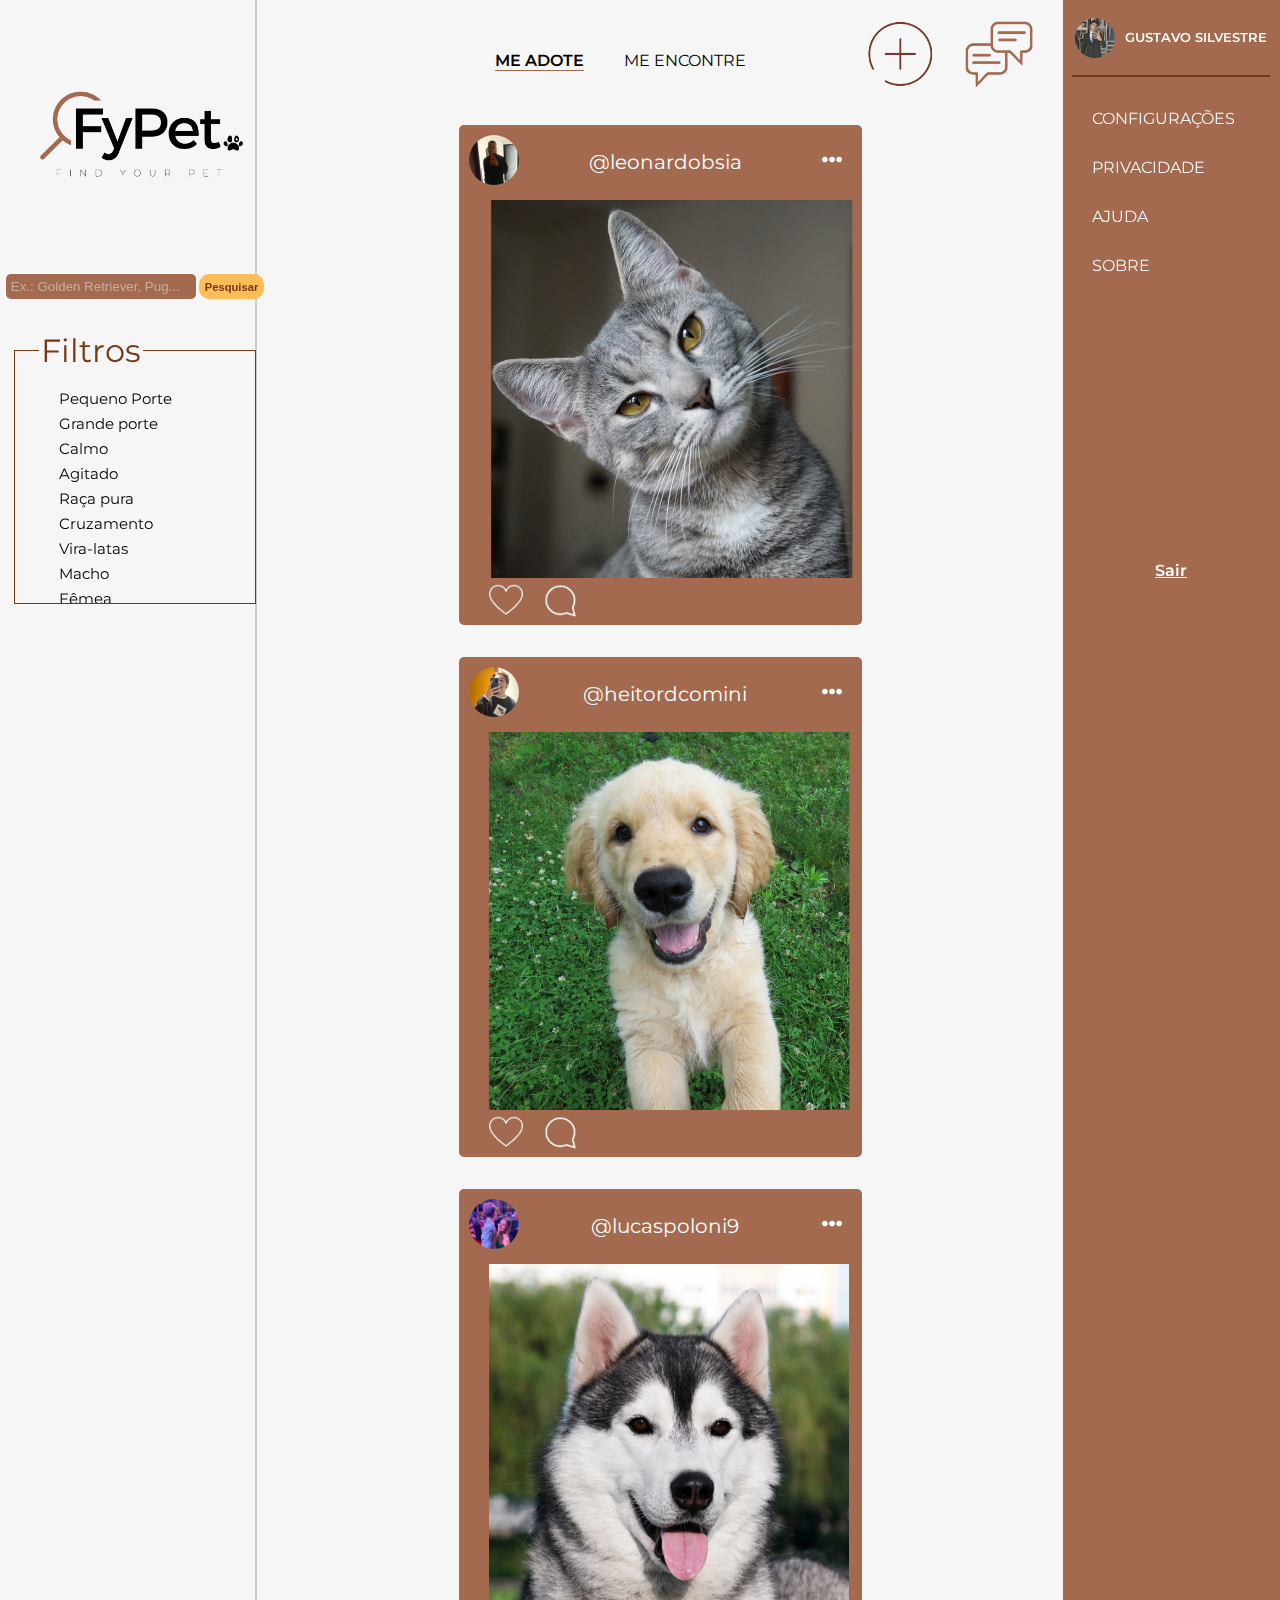
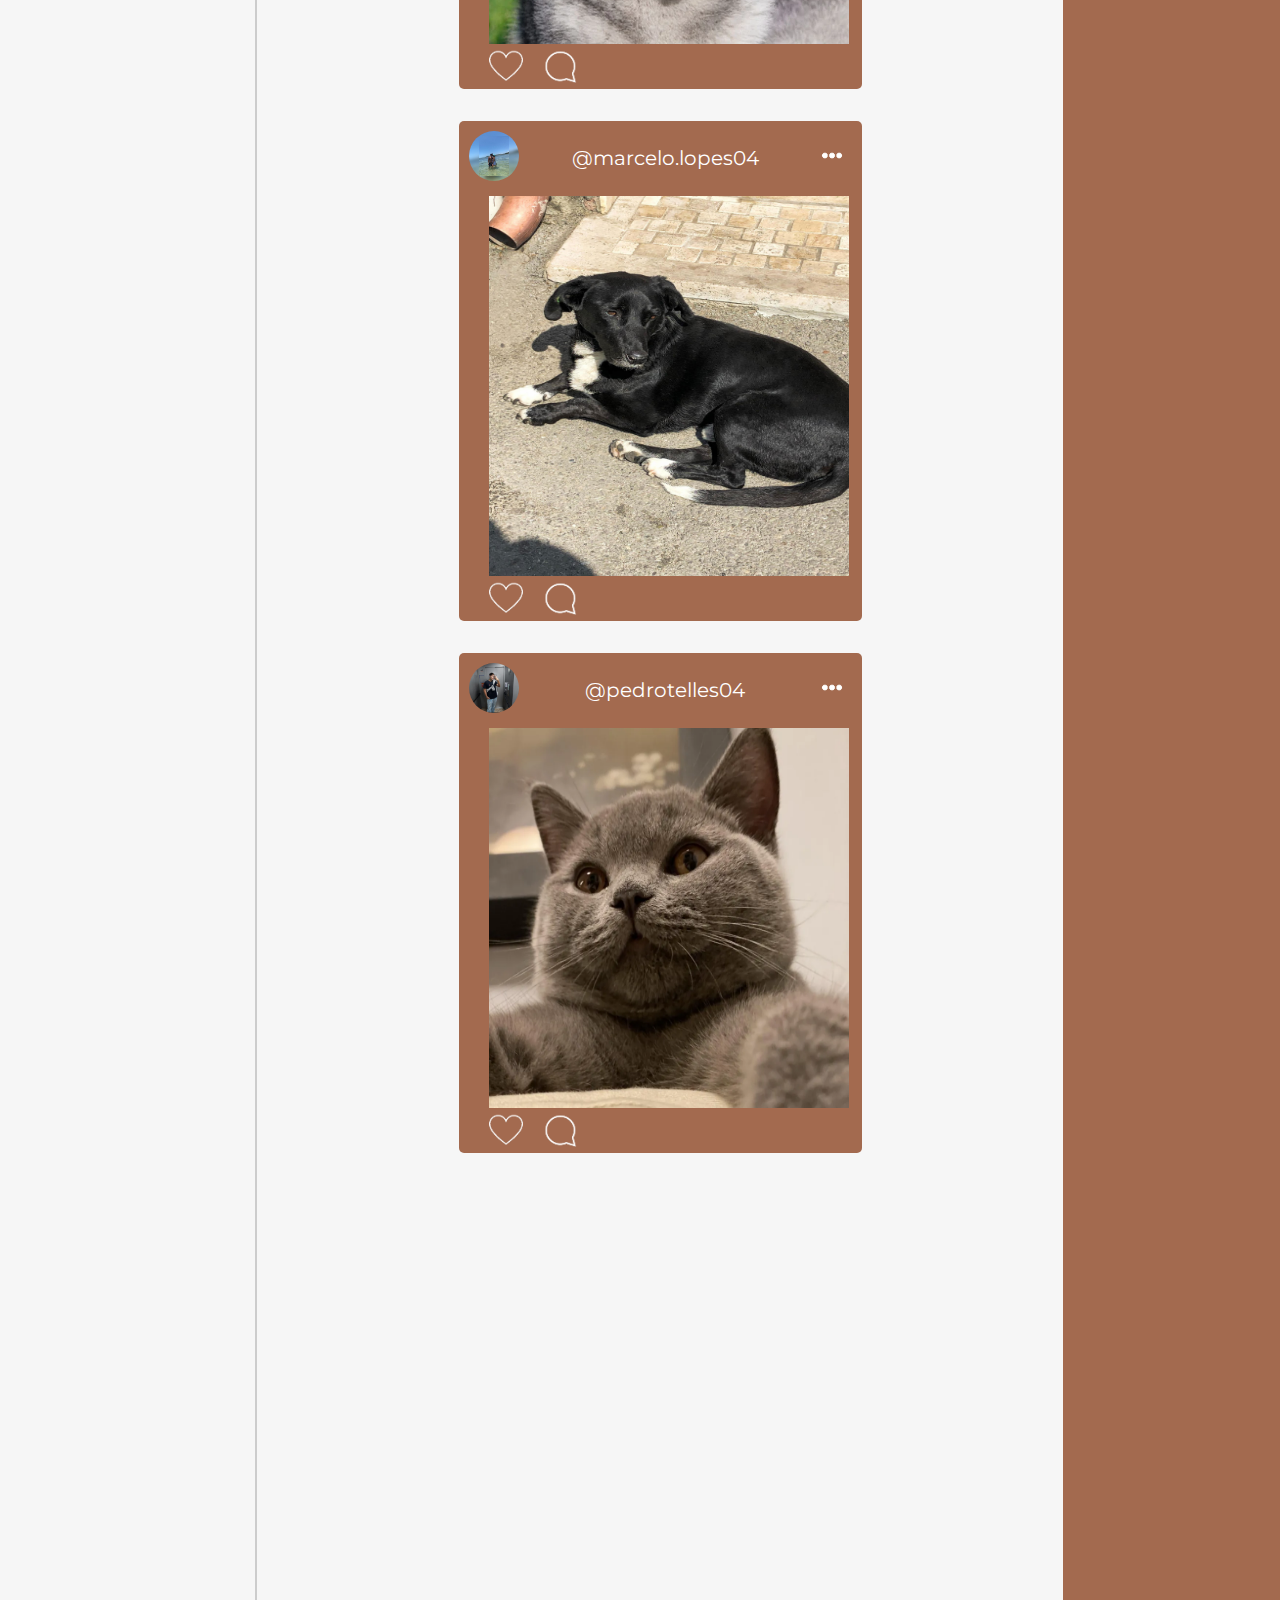
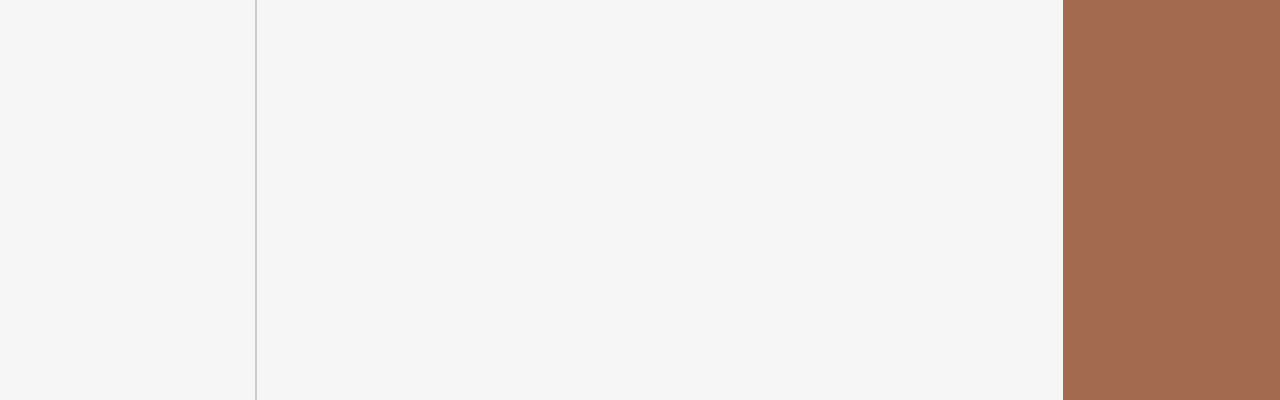
<file: Feed-MeAdote/site/index.html>
<!DOCTYPE html>
<html lang="pt-BR">

<head>
    <meta charset="UTF-8">
    <meta name="viewport" content="width=device-width, initial-scale=1.0">
    <title>FyPet - Me adote</title>
    <link rel="stylesheet" href="style.css">
    <link rel="preconnect" href="https://fonts.googleapis.com">
    <link rel="preconnect" href="https://fonts.gstatic.com" crossorigin>
    <link href="https://fonts.googleapis.com/css2?family=Montserrat:wght@400;600&display=swap" rel="stylesheet">
</head>

<body>

    <div class="all">
        <nav class="logo_field">
            <div class="fixed">
                <img src="../photos/LOGO FYPET SEM FUNDO.png" alt="logo" class="logo">
                <form action="get" class="search">
                    <input type="text" class="search_bar" id="search" name="search"
                        placeholder="Ex.: Golden Retriever, Pug..." autocomplete="off">
                    <input type="submit" value="Pesquisar" name="Pesquisar" class="search_bar__button" class="submit">
                </form>

                <form action="get">
                    <fieldset class="filters">
                        <legend class="legend">Filtros</legend>
                        <input type="checkbox" id="small" class="css-checkbox" name="small"><label for="small"
                            class="css-label">Pequeno Porte</label>
                        <input type="checkbox" id="big" class="css-checkbox" name="big"><label for="big"
                            class="css-label">Grande porte</label>
                        <input type="checkbox" id="calm" class="css-checkbox" name="calm"><label for="calm"
                            class="css-label">Calmo</label>
                        <input type="checkbox" id="funny" class="css-checkbox" name="funny"><label for="funny"
                            class="css-label">Agitado</label>
                        <input type="checkbox" id="pureRace" class="css-checkbox" name="pureEace"><label for="pureRace"
                            class="css-label">Raça pura</label>
                        <input type="checkbox" id="mixRace" class="css-checkbox" name="mixRace"><label for="mixRace"
                            class="css-label">Cruzamento</label>
                        <input type="checkbox" id="noRace" class="css-checkbox" name="noRace"><label for="noRace"
                            class="css-label">Vira-latas</label>
                        <input type="checkbox" id="male" class="css-checkbox" name="male"><label for="male"
                            class="css-label">Macho</label>
                        <input type="checkbox" id="female" class="css-checkbox" name="female"><label for="female"
                            class="css-label">Fêmea</label>
                        <input type="checkbox" id="newBorn" class="css-checkbox" name="newBorn"><label for="newBorn"
                            class="css-label">Recém-nascido</label>
                        <input type="checkbox" id="baby" class="css-checkbox" name="baby"><label for="baby"
                            class="css-label">1-5 anos</label>
                        <input type="checkbox" id="adult" class="css-checkbox" name="adult"><label for="adult"
                            class="css-label">6 ou mais anos</label>
                    </fieldset>
            </div>
            </form>
        </nav>

        <section class="feed">
            <div class="photos">
                <div class="text">
                    <p><a href="#" class="adopt">Me adote</a></p>
                    <p><a href="../../Feed-MeEncontre/site/index.html" class="find">Me encontre</a></p>
                </div>
                <a href="#"><img src="../photos/add.png" alt="add" class="img"></a>
                <a href="../../chat/index_leo.html"><img src="../photos/chat.png" alt="chat" class="img"></a>
            </div>
            
            <div class="feed__content">
                <div class="feed__perfil">
                    <a href="#"><img src="../photos/leo.png" alt="perfil_feed"></a>
                    <a href="#"><p>@LeonardoBSia</p></a>
                    <a href="#"><img src="../photos/tres  pontos.png" alt="three points"></a>
                </div>
                <div class="feed__photo">
                    <img src="../photos/gato.png" alt="cat">
                </div>
                <div class="feed__footer">
                    <a href="#"><img src="../photos/coracao.png" alt="like"></a>
                    <a href="../../chat/index_leo.html"><img src="../photos/comentario.png" alt="comment"></a>
                </div>
            </div>


            <div class="feed__content">
                <div class="feed__perfil">
                    <a href="#"><img src="../photos/heitor.png" alt="perfil_feed"></a>
                    <a href="#"><p>@HeitorDComini</p></a>
                    <a href="#"><img src="../photos/tres  pontos.png" alt="three points"></a>
                </div>
                <div class="feed__photo2">
                    <img src="../photos/cachorro.png" alt="animal">
                </div>

                <div class="feed__footer">
                    <a href="#"><img src="../photos/coracao.png" alt="like"></a>
                    <a href="../../chat/index_heitor.html"><img src="../photos/comentario.png" alt="comment"></a>
                </div>
            </div>

            <div class="feed__content">
                <div class="feed__perfil">
                    <a href="#"><img src="../photos/poloni.png" alt="perfil_feed"></a>
                    <a href="#"><p>@LucasPoloni9</p></a>
                    <a href="#"><img src="../photos/tres  pontos.png" alt="three points"></a>
                </div>
                <div class="feed__photo3">
                    <img src="../photos/husky_siberian.png" alt="animal">
                </div>

                <div class="feed__footer">
                    <a href="#"><img src="../photos/coracao.png" alt="like"></a>
                    <a href="../../chat/index_poloni.html"><img src="../photos/comentario.png" alt="comment"></a>
                </div>
            </div>

            <div class="feed__content">
                <div class="feed__perfil">
                    <a href="#"><img src="../photos/marcelin.png" alt="perfil_feed"></a>
                    <a href="#"><p>@Marcelo.lopes04</p></a>
                    <a href="#"><img src="../photos/tres  pontos.png" alt="three points"></a>
                </div>
                <div class="feed__photo3">
                    <img src="../photos/cachorromarcelo.png" alt="animal">
                </div>

                <div class="feed__footer">
                    <a href="#"><img src="../photos/coracao.png" alt="like"></a>
                    <a href="../../chat/index_celin.html"><img src="../photos/comentario.png" alt="comment"></a>
                </div>
            </div>

            <div class="feed__content">
                <div class="feed__perfil">
                    <a href="#"><img src="../photos/pedro telles.png" alt="perfil_feed"></a>
                    <a href="#"><p>@PedroTelles04</p></a>
                    <a href="#"><img src="../photos/tres  pontos.png" alt="three points"></a>
                </div>
                <div class="feed__photo3">
                    <img src="../photos/gatofeed.png" alt="animal">
                </div>

                <div class="feed__footer">
                    <a href="#"><img src="../photos/coracao.png" alt="like"></a>
                    <a href="../../chat/index_pedro.html"><img src="../photos/comentario.png" alt="comment"></a>
                </div>
            </div>

        </section>

        <nav class="user">
            <div class="user__fixed">
                <div class="perfil">
                    <img src="../photos/perfil.jpg" alt="perfil">
                    <a href="#" class="link__perfil">Gustavo Silvestre</a>
                </div>
                <ul class="options">
                    <li class="select__options"><a href="#" class="link__options">Configurações</a></li>
                    <li class="select__options"><a href="#" class="link__options">Privacidade</a></li>
                    <li class="select__options"><a href="#" class="link__options">Ajuda</a></li>
                    <li class="select__options"><a href="#" class="link__options">Sobre</a></li>
                </ul>
                <a href="../../Cadastro/cadastro.html" class="exit">Sair</a>
            </div>

            
        </nav>
    </div>

    <script src="main.js"></script>
</body>

</html>
</file>
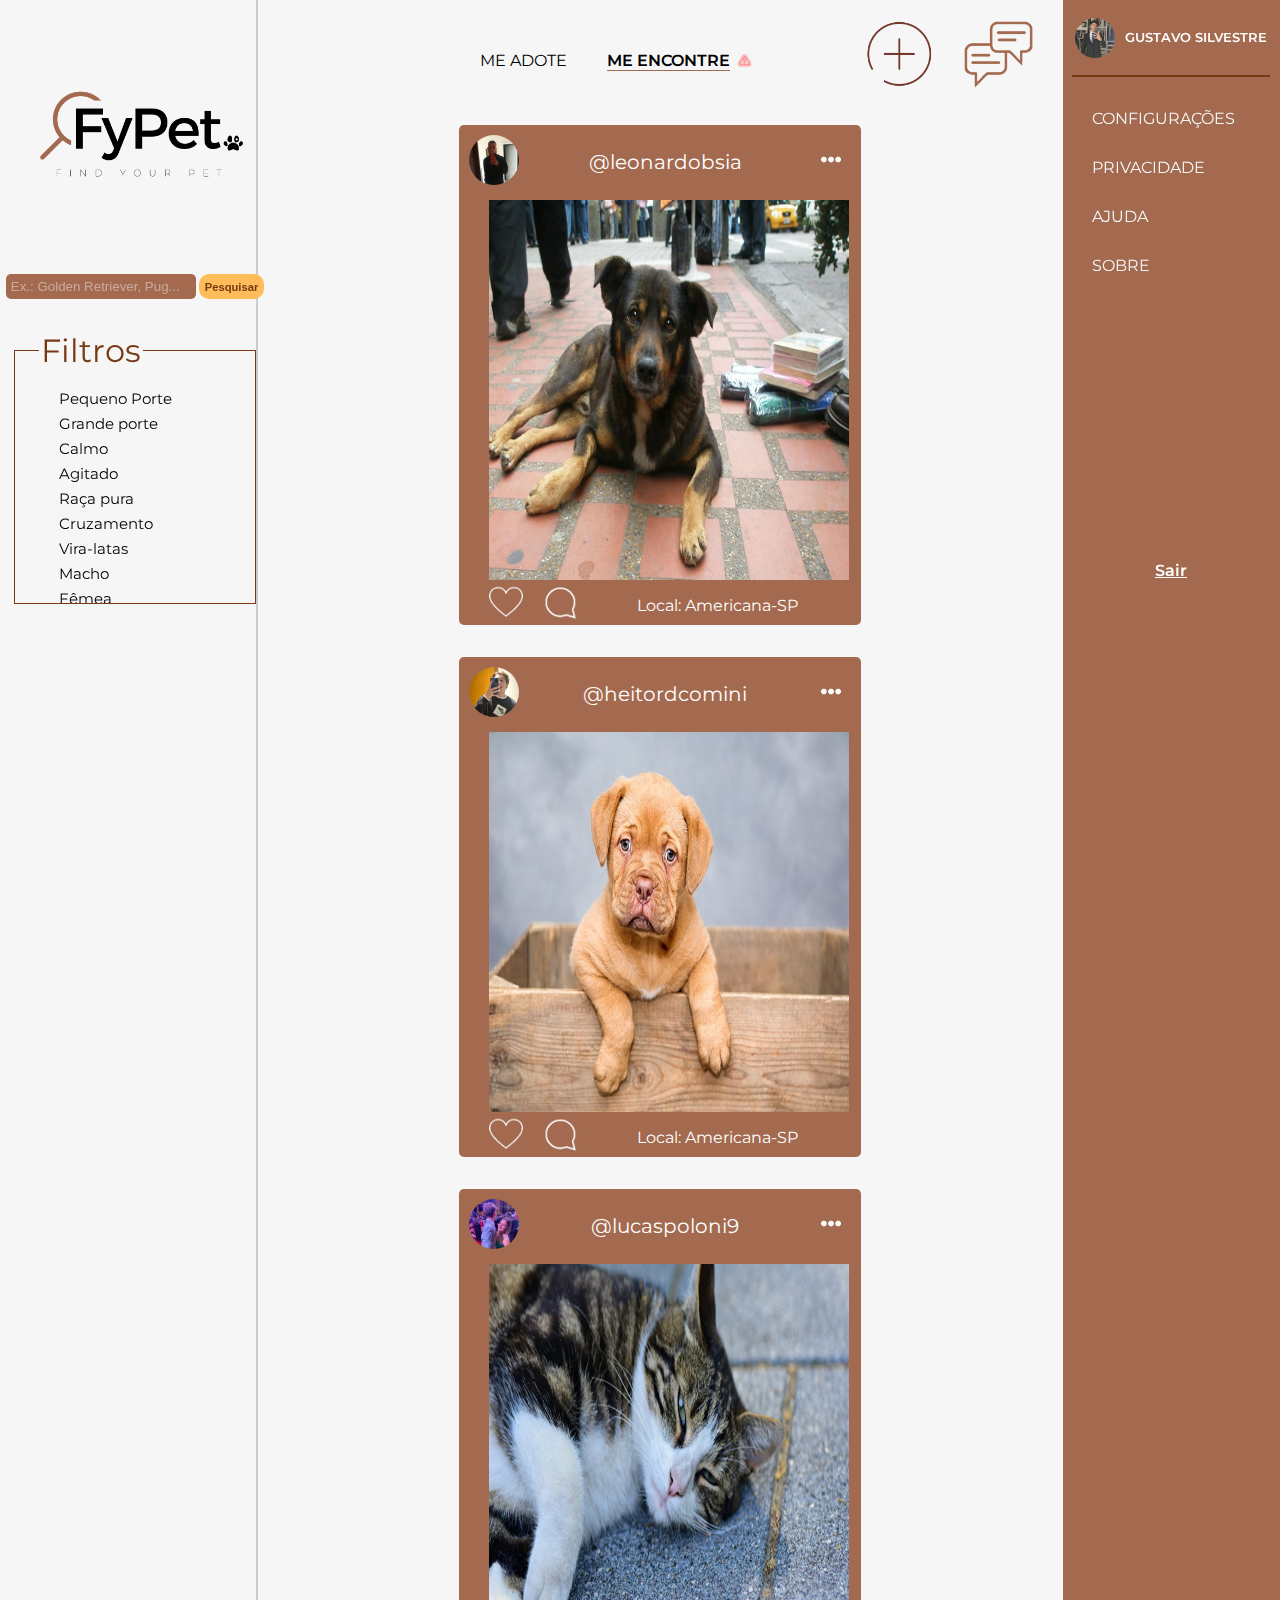
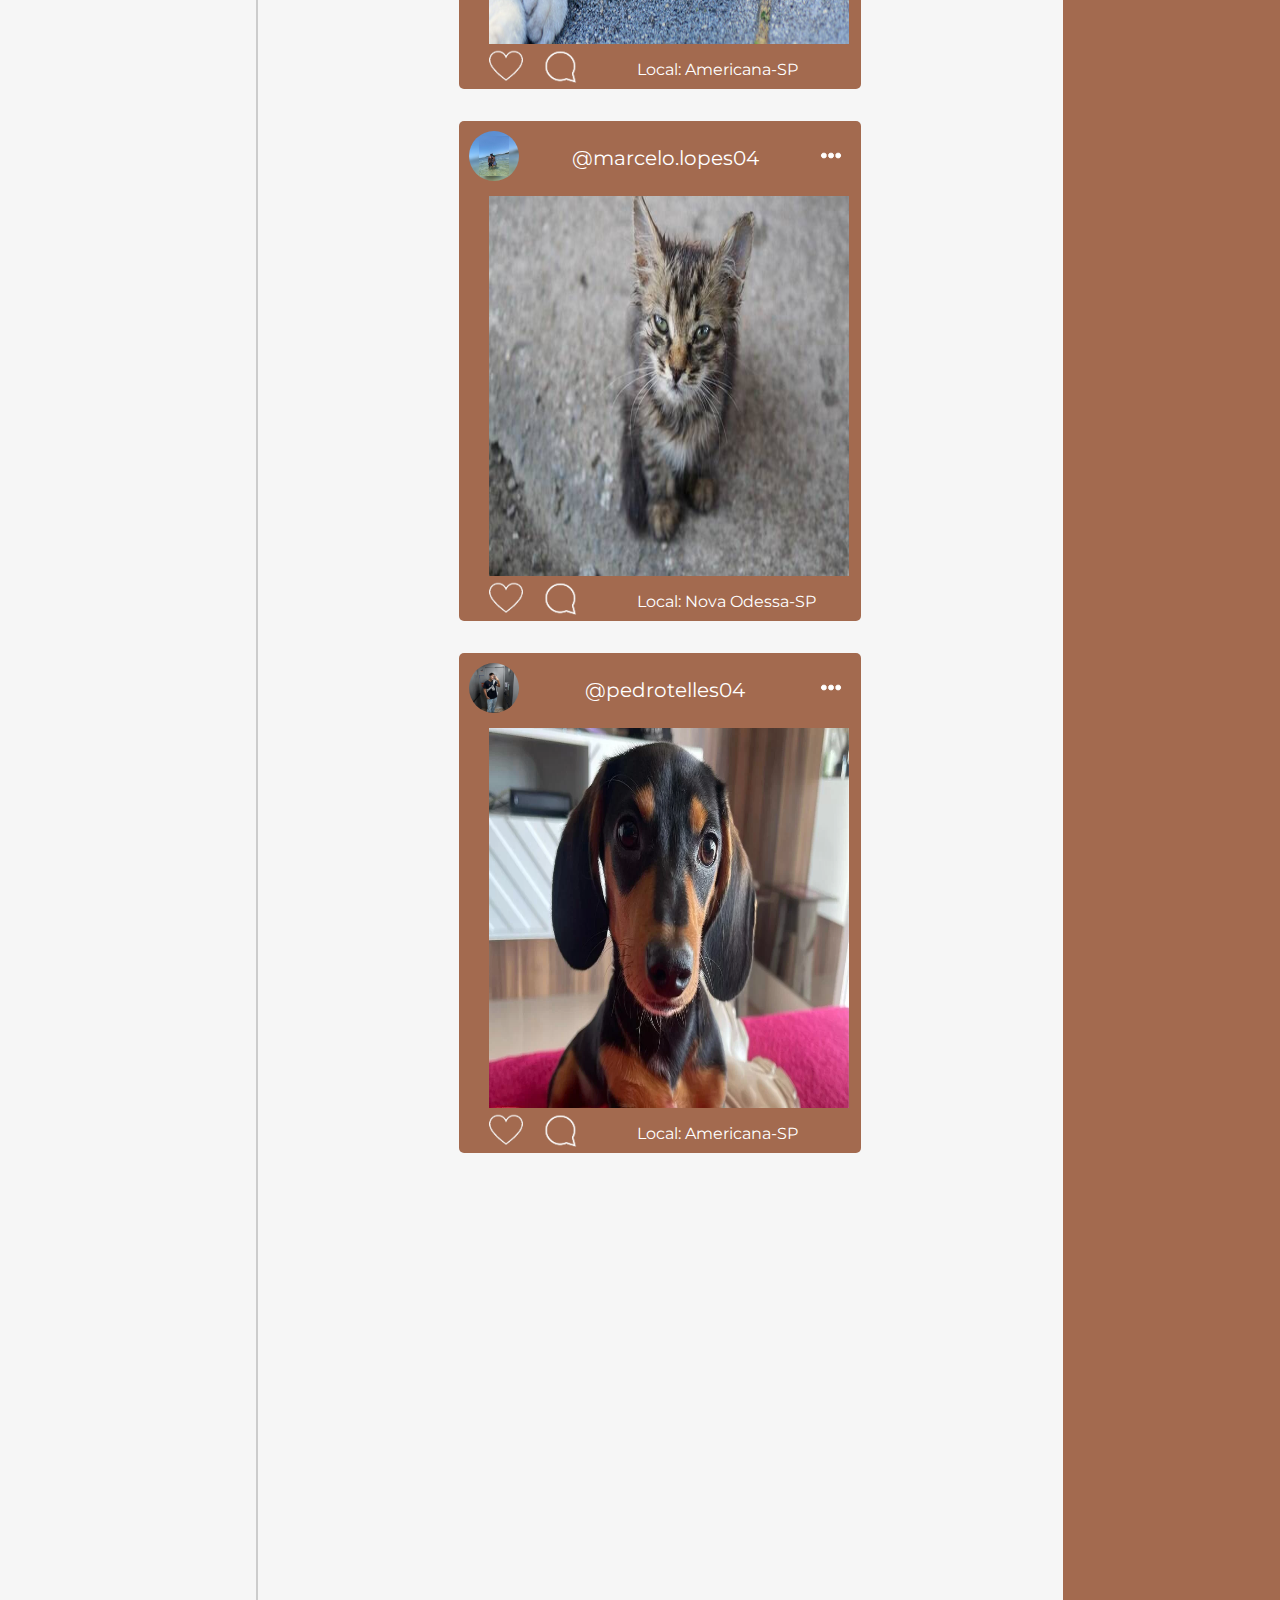
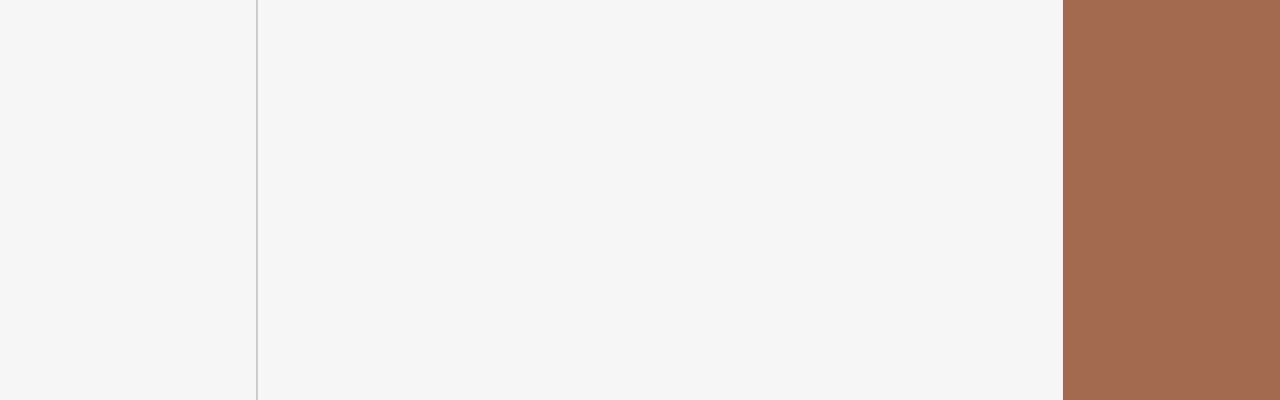
<file: Feed-MeEncontre/site/index.html>
<!DOCTYPE html>
<html lang="pt-BR">

<head>
    <meta charset="UTF-8">
    <meta name="viewport" content="width=device-width, initial-scale=1.0">
    <title>FyPet - Me encontre </title>
    <link rel="stylesheet" href="style.css">
    <link rel="preconnect" href="https://fonts.googleapis.com">
    <link rel="preconnect" href="https://fonts.gstatic.com" crossorigin>
    <link href="https://fonts.googleapis.com/css2?family=Montserrat:wght@400;600&display=swap" rel="stylesheet">
</head>

<body>

    <div class="all">
        <nav class="logo_field">
            <div class="fixed">
                <img src="../photos/LOGO FYPET SEM FUNDO.png" alt="logo" class="logo">
                <form action="get" class="search">
                    <input type="text" class="search_bar" id="search" name="search"
                        placeholder="Ex.: Golden Retriever, Pug..." autocomplete="off">
                    <input type="submit" value="Pesquisar" name="Pesquisar" class="search_bar__button" class="submit">
                </form>

                <form action="get">
                    <fieldset class="filters">
                        <legend class="legend">Filtros</legend>
                        <input type="checkbox" id="small" class="css-checkbox" name="small"><label for="small"
                            class="css-label">Pequeno Porte</label>
                        <input type="checkbox" id="big" class="css-checkbox" name="big"><label for="big"
                            class="css-label">Grande porte</label>
                        <input type="checkbox" id="calm" class="css-checkbox" name="calm"><label for="calm"
                            class="css-label">Calmo</label>
                        <input type="checkbox" id="funny" class="css-checkbox" name="funny"><label for="funny"
                            class="css-label">Agitado</label>
                        <input type="checkbox" id="pureRace" class="css-checkbox" name="pureEace"><label for="pureRace"
                            class="css-label">Raça pura</label>
                        <input type="checkbox" id="mixRace" class="css-checkbox" name="mixRace"><label for="mixRace"
                            class="css-label">Cruzamento</label>
                        <input type="checkbox" id="noRace" class="css-checkbox" name="noRace"><label for="noRace"
                            class="css-label">Vira-latas</label>
                        <input type="checkbox" id="male" class="css-checkbox" name="male"><label for="male"
                            class="css-label">Macho</label>
                        <input type="checkbox" id="female" class="css-checkbox" name="female"><label for="female"
                            class="css-label">Fêmea</label>
                        <input type="checkbox" id="newBorn" class="css-checkbox" name="newBorn"><label for="newBorn"
                            class="css-label">Recém-nascido</label>
                        <input type="checkbox" id="baby" class="css-checkbox" name="baby"><label for="baby"
                            class="css-label">1-5 anos</label>
                        <input type="checkbox" id="adult" class="css-checkbox" name="adult"><label for="adult"
                            class="css-label">6 ou mais anos</label>
                    </fieldset>
            </div>
            </form>
        </nav>

        <section class="feed">
            <div class="photos">
                <div class="text">
                    <p><a href="../../Feed-MeAdote/site/index.html" class="adopt">Me adote</a></p>
                    <p><a href="#" class="find">Me encontre</a></p>
                    <img src="../photos/aleart.png" alt="" class="img_find">
                </div>
                <a href="#"><img src="../photos/add.png" alt="add" class="img"></a>
                <a href="../../chat/index_leo.html"><img src="../photos/chat.png" alt="add" class="img"></a>
            </div>
            
            <div class="feed__content">
                <div class="feed__perfil">
                    <a href="#"><img src="../photos/leo.png" alt="perfil_feed"></a>
                    <a href="#"><p>@LeonardoBSia</p></a>
                    <a href="#"><img src="../photos/tres  pontos.png" alt="three points"></a>
                </div>
                <div class="feed__photo">
                    <img src="../photos/cachorro-de-rua-pet.jpg" alt="cat">
                </div>
                <div class="feed__footer">
                    <a href="#"><img src="../../Feed-MeAdote/photos/coracao.png" alt="heart"></a>
                    <a href="#"><img src="../../Feed-MeAdote/photos/comentario.png" alt="comment"></a>
                    <a href="https://maps.app.goo.gl/y4mo3EmTBundtmZC7" target="_blank" class="loc">Local: Americana-SP</a>
                </div>
            </div>


            <div class="feed__content">
                <div class="feed__perfil">
                    <a href="#"><img src="../photos/heitor.png" alt="perfil_feed"></a>
                    <a href="#"><p>@HeitorDComini</p></a>
                    <a href="#"><img src="../photos/tres  pontos.png" alt="three points"></a>
                </div>
                <div class="feed__photo">
                    <img src="../photos/puppy-1047521_640.jpg" alt="dog">
                </div>

                <div class="feed__footer">
                    <a href="#"><img src="../../Feed-MeAdote/photos/coracao.png" alt="heart"></a>
                    <a href="#"><img src="../../Feed-MeAdote/photos/comentario.png" alt="comment"></a>
                    <a href="https://maps.app.goo.gl/ZLXAc97rJJdbQX6n8" target="_blank" class="loc">Local: Americana-SP</a>
                </div>
            </div>

            <div class="feed__content">
                <div class="feed__perfil">
                    <a href="#"><img src="../photos/poloni.png" alt="perfil_feed"></a>
                    <a href="#"><p>@LucasPoloni9</p></a>
                    <a href="#"><img src="../photos/tres  pontos.png" alt="three points"></a>
                </div>
                <div class="feed__photo">
                    <img src="../photos/gatos-de-rua-1280x720.jpg" alt="cat">
                </div>

                <div class="feed__footer">
                    <a href="#"><img src="../../Feed-MeAdote/photos/coracao.png" alt="heart"></a>
                    <a href="#"><img src="../../Feed-MeAdote/photos/comentario.png" alt="comment"></a>
                    <a href="https://maps.app.goo.gl/moyWVY53txL3P6Vb8" target="_blank" class="loc">Local: Americana-SP</a>
                </div>
            </div>

            <div class="feed__content">
                <div class="feed__perfil">
                    <a href="#"><img src="../photos/marcelin.png" alt="perfil_feed"></a>
                    <a href="#"><p>@Marcelo.lopes04</p></a>
                    <a href="#"><img src="../photos/tres  pontos.png" alt="three points"></a>
                </div>
                <div class="feed__photo">
                    <img src="../photos/c8j56qaz2yrps8wgrm7bzyyfp.jpg" alt="cat">
                </div>

                <div class="feed__footer">
                    <a href="#"><img src="../../Feed-MeAdote/photos/coracao.png" alt="heart"></a>
                    <a href="#"><img src="../../Feed-MeAdote/photos/comentario.png" alt="comment"></a>
                    <a href="https://maps.app.goo.gl/FFhFWvbTNtQczQAM6" target="_blank" class="loc">Local: Nova Odessa-SP</a>
                </div>
            </div>

            <div class="feed__content">
                <div class="feed__perfil">
                    <a href="#"><img src="../photos/pedro telles.png" alt="perfil_feed"></a>
                    <a href="#"><p>@PedroTelles04</p></a>
                    <a href="#"><img src="../photos/tres  pontos.png" alt="three points"></a>
                </div>
                <div class="feed__photo">
                    <img src="../photos/cachorro-salsicha-Pluto.webp" alt="cat">
                </div>

                <div class="feed__footer">
                    <a href="#"><img src="../../Feed-MeAdote/photos/coracao.png" alt="heart"></a>
                    <a href="#"><img src="../../Feed-MeAdote/photos/comentario.png" alt="comment"></a>
                    <a href="https://maps.app.goo.gl/SrVNrYsEYvVZnZER6" target="_blank" class="loc"> Local: Americana-SP</a>

                   
                </div>
            </div>

        </section>

        <nav class="user">
            <div class="user__fixed">
                <div class="perfil">
                    <img src="../photos/perfil.jpg" alt="">
                    <a href="#" class="link__perfil">Gustavo Silvestre</a>
                </div>
                <ul class="options">
                    <li class="select__options"><a href="#" class="link__options">Configurações</a></li>
                    <li class="select__options"><a href="#" class="link__options">Privacidade</a></li>
                    <li class="select__options"><a href="#" class="link__options">Ajuda</a></li>
                    <li class="select__options"><a href="#" class="link__options">Sobre</a></li>
                </ul>
                <a href="../../Cadastro/cadastro.html" class="exit">Sair</a>
            </div>

            
        </nav>
    </div>

    <script src="main.js"></script>
</body>

</html>
</file>
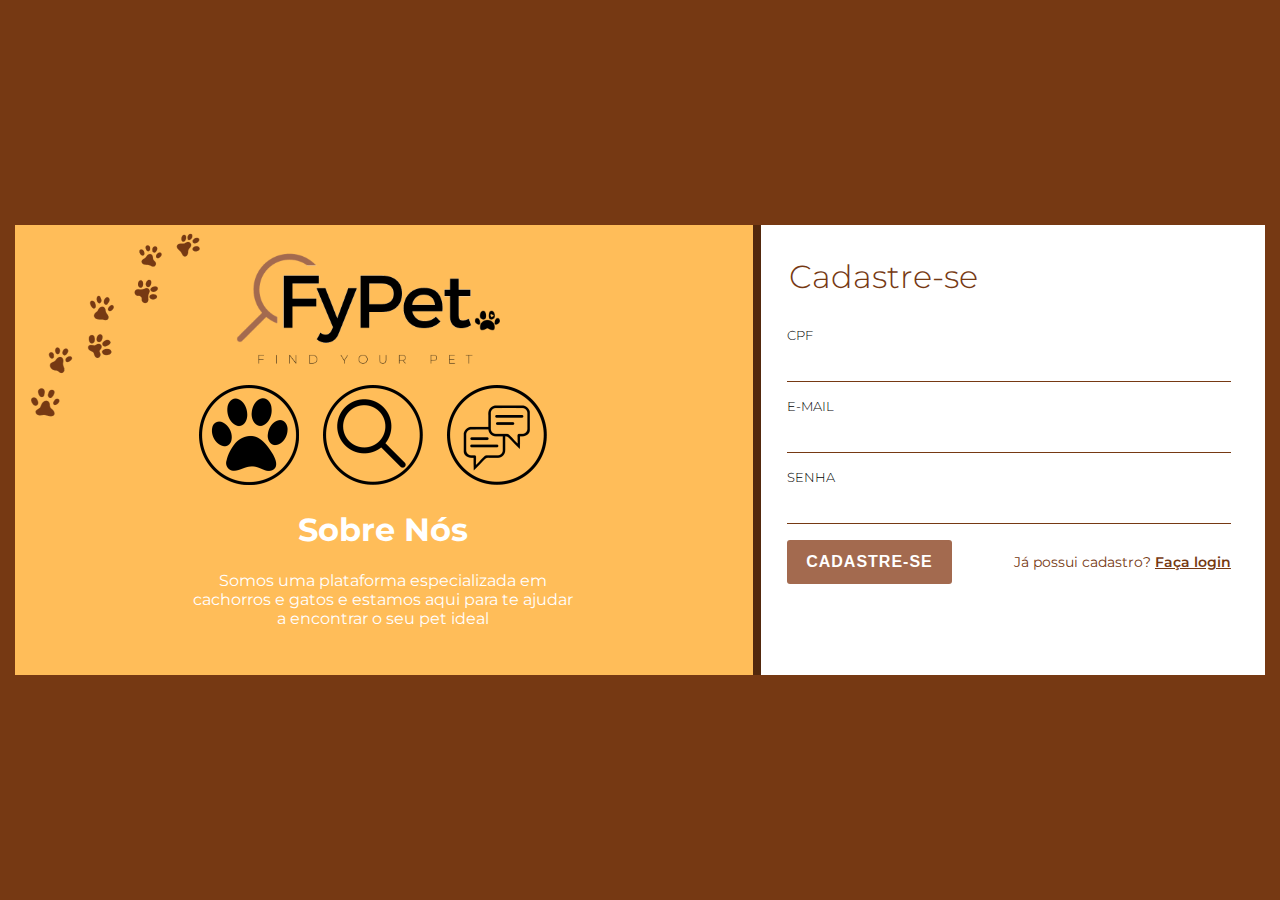
<file: Cadastro/cadastro.html>
<!DOCTYPE html>
<html lang="pt-BR">

<head>
    <meta charset="UTF-8">
    <meta name="viewport" content="width=device-width, initial-scale=1.0">
    <title>FyPet - Cadastre-se</title>
    <link rel="preconnect" href="https://fonts.googleapis.com">
    <link rel="preconnect" href="https://fonts.gstatic.com" crossorigin>
    <link href="https://fonts.googleapis.com/css2?family=Montserrat:wght@400;600&display=swap" rel="stylesheet">
    <link rel="stylesheet" href="cadastro.css">
</head>

<body>

    <section class="login_field">
        <div class="info">
            <img src="../Feed-MeAdote/photos/LOGO FYPET SEM FUNDO.png" alt="logo">
            <img src="photo/pata.png" alt="paw">
            <img src="photo/lupa.png" alt="search">
            <img src="photo/chat.png" alt="chat">

            <div class="info__text">
                <h1>Sobre Nós</h1>
                <p>Somos uma plataforma especializada em cachorros e gatos e estamos aqui para te ajudar a encontrar o
                    seu pet ideal</p>
            </div>
        </div>

        <form action="../Feed-MeAdote/site/index.html" method="get" autocomplete="off" class="form">
            <fieldset class="form__fieldset">
                <legend class="form__title">Cadastre-se</legend>

                <label for="user" class="form__label">CPF</label>
                <input type="text" name="user" id="user" required class="form__input">

                <label for="email" class="form__label">E-mail</label>
                <input type="email" name="email" id="email" required class="form__input">

                <label for="password" class="form__label">Senha</label>
                <input type="password" id="password" name="password" required class="form__input">

                <div class="form__actions">
                    <input type="submit" class="btn btn-primary" value="cadastre-se">
                    <p class="form__action__aside">Já possui cadastro? <a href="login.html"
                            class="form__action__link">Faça login</a></p>

                </div>

            </fieldset>
        </form>
    </section>
</body>

</html>
</file>
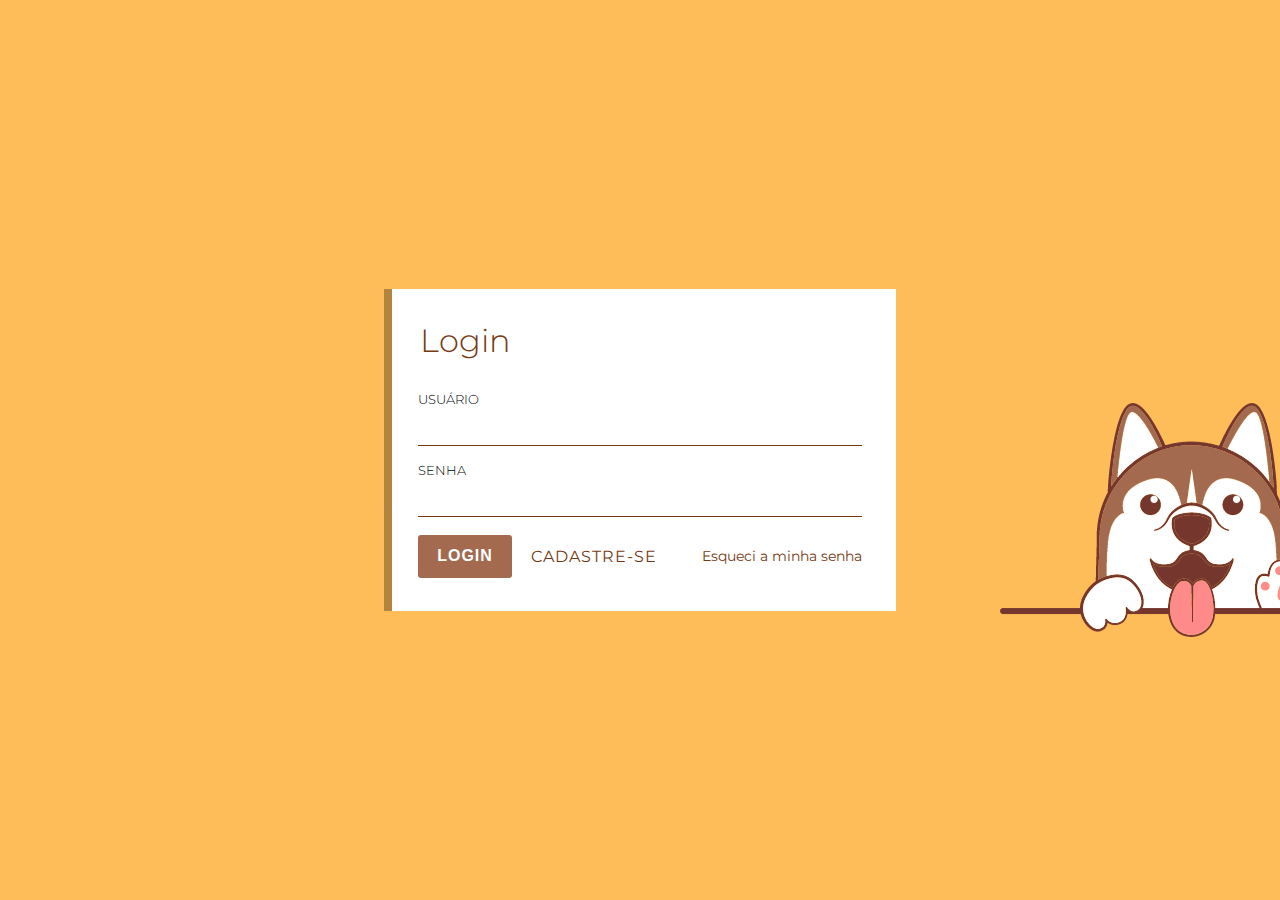
<file: Cadastro/login.html>
<!DOCTYPE html>
<html lang="pt-BR">
<head>
    <meta charset="UTF-8">
    <meta name="viewport" content="width=device-width, initial-scale=1.0">
    <title>FyPet - Login</title>
    <link rel="preconnect" href="https://fonts.googleapis.com">
    <link rel="preconnect" href="https://fonts.gstatic.com" crossorigin>
    <link href="https://fonts.googleapis.com/css2?family=Montserrat:wght@400;600&display=swap" rel="stylesheet">
    <link rel="stylesheet" href="login.css">
</head>
<body>

    <form action="../Feed-MeAdote/site/index.html" method="get" autocomplete="off" class="form">
        <fieldset class="form__fieldset">
            <legend class="form__title">Login</legend>
            
            <label for="user" class="form__label">Usuário</label>
            <input type="email" name="user" id="user" required class="form__input">

            <label for="password" class="form__label">Senha</label>
            <input type="password" id="password" name="password" required class="form__input">

            <div class="form__actions">
                <input type="submit" class="btn btn-primary" value="login" >
                <a href="cadastro.html" class="btn btn-secondary">Cadastre-se</a>
                <a href="#" class="form__action__aside">Esqueci a minha senha</a>
            </div>

        </fieldset>
    </form>
</body>
</html>
</file>
<file: Feed-MeAdote/site/style.css>
:root {
    --primary-color: #763913;
    --secondary-color: #A36A4F;
}

body {
    margin: 0;
    padding: 0;
    font-family: 'Montserrat';
}
.all {
    display: flex;
    width: 100%;
    height: 100%;
    justify-content: space-between;
    min-height: 400vh;
}


.logo_field {
    background-color: #f6f6f6;
    width: 20%;
    border-right: 2px solid #ccc;
    
}

.fixed {
    position: fixed;
    top: 0;
    left: 0;
    height: 0;
}


.logo {
    width: 270px;
    text-align: center;
}

.search {
    display: flex;
    justify-content: center;
    margin-bottom: 0;
}
.search_bar {
    background-color: var(--secondary-color);
    border: none;
    border-radius: 5px;
    padding: 5px;
    width: 180px;
    margin-top: 0;
    color: white;
}

::placeholder {
    color: #eee9e9;
    opacity: 0.5;
}

.search_bar:valid {
    outline: none;
}

.search_bar__button {
    border-radius: 10px;
    font-size: 0.7em;
    background-color: #FFBD59;
    color: var(--primary-color);
    border: none;
    margin-left: 3px;
    font-weight: 600;
    cursor:pointer;

}

.feed {
    background-color: #f6f6f6;
    width: 63%;
    flex-grow: 1;
}
.feed__items {
    display: flex;
    justify-content: end;
}
.feed__title {
    display: flex;
    justify-content: center;
    margin-top: 0;
    clear: both;
}

.feed__content {
    background-color: var(--secondary-color);
    width: 50%;
    margin: auto;
    margin-top: 2em;
    height: 500px;
    border-radius: 5px;
  
}

.feed__perfil img:first-of-type {
    width: 50px;
    border-radius: 50%;
    margin: 5px 5px;
    
}

.feed__perfil a {
    font-size: 20px;
    text-decoration: none;
    text-transform: lowercase;
    color: white;

}
.feed__perfil a:hover {
    font-weight: 600;


}

.feed__perfil img:last-of-type {
    width: 50px;
    margin-right: 10px;
}

.feed__perfil {
    width: 100%;
    display: flex;
    justify-content: space-between;
    padding: 5px;
    align-items: center;
}

.feed__photo img {
    width: 1100px;
    transform: translate(-300px, 0);
}

.feed__photo2 img {
    width: 1100px;
    transform: translate(-340px, 0);
}

.feed__photo3 img {
    width: 360px;
    height: 380px;
    transform: translate(30px, 0);
}

.feed__footer {
    display: flex;
  
}

.feed__footer img {
    width: 34px;
    margin-top: 5px;
    margin-right: 20px;
    padding: 0;
    justify-content: start;
    translate: 30px -4px;
}


.feed__footer img:focus {
   background-color: white;
}


.user {
    background-color: var(--secondary-color);
    width: 17%;
    color: white;
   
}

.user__fixed {
    position: fixed;
    right: 10px;

}

.exit {
    display: block;
    text-align: center;
    margin-top: 15em;
    color: inherit;
    font-weight: 600;
}

.exit:hover {
    font-size: 1.01em;
}

.photos {
    display: flex;
    justify-content: right;
}

.photos div {
    margin-right: 100px;
}

.text {
    display: flex;
    margin-top: 2.2em;
    justify-content: center;
    text-transform: uppercase;
   
}

.text :first-child {
    margin-right: 20px;
    
}

.find {
    text-decoration: none;
    color: black;
}

.adopt {
    border-bottom: 1px solid var(--secondary-color);
    font-weight: 600;
    text-decoration: none;
    color: black;
}


.img {
    width: 4.3em;
    margin-right: 30px;
    margin-top: 20px;
}

.img:hover {
    width: 4.5em;
    transition: 0.3s;
}

.options {
    list-style: none;
    width: 100%;
    padding: 1em 0;
   
}

.select__options { 
    margin-bottom: 30px;
    font-weight: 400;
    text-transform: uppercase;
    font-size: 1em;
}


.link__options {
    text-decoration: none;
    color: #f6f6f6;
    padding: 20px;
}

.link__options:hover {
    font-weight: 600;
}

.perfil {
    display: flex;
    border-bottom: 2px solid var(--primary-color);
    padding: 10px 3px;
    text-transform: uppercase;
    font-weight: 600;
    font-size: 0.8em;
    align-items: center;
    justify-content: center;
}

.perfil img {
    width: 40px;
    border-radius: 50%;
    margin-right: 10px;
}

.link__perfil {
    text-decoration: none;
    color: inherit;
    padding: 20px 0 20px;
}

.perfil:hover {
    font-size: 0.81em;
    transition: 0.2s;
}

.filters {
    display: flex;
    flex-direction: column;
    margin: 1em auto 2em;
    border: 1px solid var(--primary-color);
    font-size: 2em;
    width: 6em;
    height: 7.5em;
    overflow-y: scroll;
}

/* width */
.filters::-webkit-scrollbar{
    width: 10px;
  }
  
  /* Track */
.filters ::-webkit-scrollbar-track {
    background: #d83232;
  }
  
  /* Handle */
  ::-webkit-scrollbar-thumb {
    background: var(--secondary-color);
    opacity: 1;
  }
  
  /* Handle on hover */
  ::-webkit-scrollbar-thumb:hover {
    background: var(--secondary-color);
  }

  ::-webkit-scrollbar-button {
    scrollbar-arrow-color: rgba(163, 106, 79, .9);
  }
/* Up */
::-webkit-scrollbar-button:single-button:vertical:decrement {
    height: 12px;
    width: 16px;
    background-position: center 4px;
    background-image: url("data:image/svg+xml;utf8,<svg xmlns='http://www.w3.org/2000/svg' width='100' height='100' fill='rgba(163, 106, 79, .8)'><polygon points='50,00 0,50 100,50'/></svg>");
    
}

/* Down */
::-webkit-scrollbar-button:single-button:vertical:increment {
    height: 12px;
    width: 16px;
    background-position: center 2px;
    background-image: url("data:image/svg+xml;utf8,<svg xmlns='http://www.w3.org/2000/svg' width='100' height='100' fill='rgba(163, 106, 79, .8)'><polygon points='0,0 100,0 50,50'/></svg>");
}



.legend {
    color: var(--primary-color);
}

.css-checkbox, .css-label {
    margin-top: 10px;
}


/* CSS Created by CSS CHECKBOX */
/**********************************/
/**** www.CSScheckbox.com *********/

/*general styles for all CSS Checkboxes*/
label {
    -webkit-touch-callout: none;
    -webkit-user-select: none;
    -khtml-user-select: none;
    -moz-user-select: none;
    -ms-user-select: none;
    user-select: none;
    }
    
    input[type=checkbox].css-checkbox {
        position: absolute; 
        overflow: hidden; 
        clip: rect(0 0 0 0); 
        height:1px; 
        width:1px; 
        margin:-1px; 
        padding:0;
        border:0;
    }
    
    input[type=checkbox].css-checkbox + label.css-label {
        padding-left:20px;
        height:15px; 
        display:inline-block;
        line-height:15px;
        background-repeat:no-repeat;
        background-position: 0 0;
        font-size:15px;
        vertical-align:middle;
        cursor:pointer;
    }
    
    input[type=checkbox].css-checkbox:checked + label.css-label {
        background-position: 0 -15px;
    }
    
    .css-label{
        background-image:url(http://csscheckbox.com/checkboxes/lite-orange-check.png);
    }
    
    /*specific classes related to Checkbox skins*/

    .lite-orange-check{background-image:url(http://csscheckbox.com/checkboxes/lite-orange-check.png);}
   

    
    input[type=checkbox].css-checkbox.med + label.css-label.med {
        padding-left:22px;
        height:17px; 
        display:inline-block;
        line-height:17px;
        background-repeat:no-repeat;
        background-position: 0 0;
        font-size:15px;
        vertical-align:middle;
        cursor:pointer;
    }
    
    input[type=checkbox].css-checkbox.med:checked + label.css-label.med {
    
        background-position: 0 -17px;
    }
    input[type=checkbox].css-checkbox.sme + label.css-label.sme {
        padding-left:22px;
        height:16px; 
        display:inline-block;
        line-height:16px;
        background-repeat:no-repeat;
        background-position: 0 0;
        font-size:15px;
        vertical-align:middle;
        cursor:pointer;
    }
    
    input[type=checkbox].css-checkbox.sme:checked + label.css-label.sme{
    
        background-position: 0 -16px;
    }
    input[type=checkbox].css-checkbox.lrg + label.css-label.lrg {
        padding-left:22px;
        height:20px; 
        display:inline-block;
        line-height:20px;
        background-repeat:no-repeat;
        background-position: 0 0;
        font-size:15px;
        vertical-align:middle;
        cursor:pointer;
    }
    
    input[type=checkbox].css-checkbox.lrg:checked + label.css-label.lrg{
    
        background-position: 0 -20px;
    }
</file>
<file: Feed-MeEncontre/site/style.css>
:root {
    --primary-color: #763913;
    --secondary-color: #A36A4F;
}

body {
    margin: 0;
    padding: 0;
    font-family: 'Montserrat';
    width: 100%;
}
.all {
    display: flex;
    width: 100%;
    height: 100%;
    justify-content: space-between;
    min-height: 400vh;
}


.logo_field {
    background-color: #f6f6f6;
    width: 20%;
    border-right: 2px solid #ccc;
    
}

.fixed {
    position: fixed;
    top: 0;
    left: 0;
    height: 0;
}


.logo {
    width: 270px;
    text-align: center;
}

.search {
    display: flex;
    justify-content: center;
    margin-bottom: 0;
}
.search_bar {
    background-color: var(--secondary-color);
    border: none;
    border-radius: 5px;
    padding: 5px;
    width: 180px;
    margin-top: 0;
    color: white;
}

::placeholder {
    color: #eee9e9;
    opacity: 0.5;
}

.search_bar:valid {
    outline: none;
}

.search_bar__button {
    border-radius: 10px;
    font-size: 0.7em;
    background-color: #FFBD59;
    color: var(--primary-color);
    border: none;
    margin-left: 3px;
    font-weight: 600;
    cursor:pointer;

}

.feed {
    background-color: #f6f6f6;
    width: 63%;
}
.feed__items {
    display: flex;
    justify-content: end;
}
.feed__title {
    display: flex;
    justify-content: center;
    margin-top: 0;
    clear: both;
}

.feed__content {
    background-color: var(--secondary-color);
    width: 50%;
    margin: auto;
    margin-top: 2em;
    height: 500px;
    border-radius: 5px;
  
}

.feed__perfil img:first-of-type {
    width: 50px;
    border-radius: 50%;
    margin: 5px 5px;
    
}

.feed__perfil a {
    font-size: 20px;
    text-decoration: none;
    text-transform: lowercase;
    color: white;

}
.feed__perfil a:hover {
    font-weight: 600;


}

.feed__perfil img:last-of-type {
    width: 50px;
    margin-right: 10px;
}

.feed__perfil {
    width: 100%;
    display: flex;
    justify-content: space-between;
    padding: 5px;
    align-items: center;
}

.feed__photo img {
    width: 360px;
    height: 380px;
    transform: translate(30px, 0);
}

.feed__footer {
    display: flex;
    align-items: center;
  
}

.feed__footer img {
    width: 34px;
    margin-top: 5px;
    margin-right: 20px;
    margin-left: 0;
    padding: 0px;
    translate: 30px -4px;

}


.loc {
    margin-left: 70px;
    text-decoration: none;
    color: white;
 
}

.loc:hover {
    text-decoration: underline;
}




.user {
    background-color: var(--secondary-color);
    width: 17%;
    color: white;
   
}

.user__fixed {
    position: fixed;
    right: 10px;

}

.exit {
    display: block;
    text-align: center;
    margin-top: 15em;
    color: inherit;
    font-weight: 600;
}

.exit:hover {
    font-size: 1.01em;
}

.photos {
    display: flex;
    justify-content: right;
}

.photos div {
    margin-right: 100px;
}

.text {
    display: flex;
    margin-top: 2.2em;
    justify-content: center;
    text-transform: uppercase;
   
}

.text :first-child {
    margin-right: 20px;
    
}

.find {
    border-bottom: 1px solid var(--secondary-color);
    font-weight: 600;
    text-decoration: none;
    color: black;
}
.img_find {
    width: 15px;
    height: 15px;
    transform: translate(-13px, 18px);
}

.adopt {
    
    text-decoration: none;
    color: black;
}


.img {
    width: 4.3em;
    margin-right: 30px;
    margin-top: 20px;
}

.img:hover {
    width: 4.5em;
    transition: 0.3s;
}

.options {
    list-style: none;
    width: 100%;
    padding: 1em 0;
   
}

.select__options { 
    margin-bottom: 30px;
    font-weight: 400;
    text-transform: uppercase;
    font-size: 1em;
}


.link__options {
    text-decoration: none;
    color: #f6f6f6;
    padding: 20px;
}

.link__options:hover {
    font-weight: 600;
}

.perfil {
    display: flex;
    border-bottom: 2px solid var(--primary-color);
    padding: 10px 3px;
    text-transform: uppercase;
    font-weight: 600;
    font-size: 0.8em;
    align-items: center;
    justify-content: center;
}

.perfil img {
    width: 40px;
    border-radius: 50%;
    margin-right: 10px;
}

.link__perfil {
    text-decoration: none;
    color: inherit;
    padding: 20px 0 20px;
}

.perfil:hover {
    font-size: 0.81em;
    transition: 0.2s;
}

.filters {
    display: flex;
    flex-direction: column;
    margin: 1em auto 2em;
    border: 1px solid var(--primary-color);
    font-size: 2em;
    width: 6em;
    height: 7.5em;
    overflow-y: scroll;
}

/* width */
.filters::-webkit-scrollbar{
    width: 10px;
  }
  
  /* Track */
.filters ::-webkit-scrollbar-track {
    background: #d83232;
  }
  
  /* Handle */
  ::-webkit-scrollbar-thumb {
    background: var(--secondary-color);
    opacity: 1;
  }
  
  /* Handle on hover */
  ::-webkit-scrollbar-thumb:hover {
    background: var(--secondary-color);
  }

  ::-webkit-scrollbar-button {
    scrollbar-arrow-color: rgba(163, 106, 79, .9);
  }
/* Up */
::-webkit-scrollbar-button:single-button:vertical:decrement {
    height: 12px;
    width: 16px;
    background-position: center 4px;
    background-image: url("data:image/svg+xml;utf8,<svg xmlns='http://www.w3.org/2000/svg' width='100' height='100' fill='rgba(163, 106, 79, .8)'><polygon points='50,00 0,50 100,50'/></svg>");
    
}

/* Down */
::-webkit-scrollbar-button:single-button:vertical:increment {
    height: 12px;
    width: 16px;
    background-position: center 2px;
    background-image: url("data:image/svg+xml;utf8,<svg xmlns='http://www.w3.org/2000/svg' width='100' height='100' fill='rgba(163, 106, 79, .8)'><polygon points='0,0 100,0 50,50'/></svg>");
}



.legend {
    color: var(--primary-color);
}

.css-checkbox, .css-label {
    margin-top: 10px;
}


/* CSS Created by CSS CHECKBOX */
/**********************************/
/**** www.CSScheckbox.com *********/

/*general styles for all CSS Checkboxes*/
label {
    -webkit-touch-callout: none;
    -webkit-user-select: none;
    -khtml-user-select: none;
    -moz-user-select: none;
    -ms-user-select: none;
    user-select: none;
    }
    
    input[type=checkbox].css-checkbox {
        position: absolute; 
        overflow: hidden; 
        clip: rect(0 0 0 0); 
        height:1px; 
        width:1px; 
        margin:-1px; 
        padding:0;
        border:0;
    }
    
    input[type=checkbox].css-checkbox + label.css-label {
        padding-left:20px;
        height:15px; 
        display:inline-block;
        line-height:15px;
        background-repeat:no-repeat;
        background-position: 0 0;
        font-size:15px;
        vertical-align:middle;
        cursor:pointer;
    }
    
    input[type=checkbox].css-checkbox:checked + label.css-label {
        background-position: 0 -15px;
    }
    
    .css-label{
        background-image:url(http://csscheckbox.com/checkboxes/lite-orange-check.png);
    }
    
    /*specific classes related to Checkbox skins*/

    .lite-orange-check{background-image:url(http://csscheckbox.com/checkboxes/lite-orange-check.png);}
   

    
    input[type=checkbox].css-checkbox.med + label.css-label.med {
        padding-left:22px;
        height:17px; 
        display:inline-block;
        line-height:17px;
        background-repeat:no-repeat;
        background-position: 0 0;
        font-size:15px;
        vertical-align:middle;
        cursor:pointer;
    }
    
    input[type=checkbox].css-checkbox.med:checked + label.css-label.med {
    
        background-position: 0 -17px;
    }
    input[type=checkbox].css-checkbox.sme + label.css-label.sme {
        padding-left:22px;
        height:16px; 
        display:inline-block;
        line-height:16px;
        background-repeat:no-repeat;
        background-position: 0 0;
        font-size:15px;
        vertical-align:middle;
        cursor:pointer;
    }
    
    input[type=checkbox].css-checkbox.sme:checked + label.css-label.sme{
    
        background-position: 0 -16px;
    }
    input[type=checkbox].css-checkbox.lrg + label.css-label.lrg {
        padding-left:22px;
        height:20px; 
        display:inline-block;
        line-height:20px;
        background-repeat:no-repeat;
        background-position: 0 0;
        font-size:15px;
        vertical-align:middle;
        cursor:pointer;
    }
    
    input[type=checkbox].css-checkbox.lrg:checked + label.css-label.lrg{
    
        background-position: 0 -20px;
    }
</file>
<file: Cadastro/cadastro.css>
:root {
    --primary-color: #763913;
    --secondary-color: #A36A4F;
    --third-color:  #FFBD59;
}

body {
    margin: 0;
    display: flex;
    align-items: center;
    justify-content: center;
    height: 100vh;
    background-color: var(--primary-color);
    font-family: 'Montserrat';
}

.login_field {
    display: flex;
    justify-content: space-between;
}

.info {
    background-color: var(--third-color);
    width: 800px;
    max-height: 450px;
    background-image: url(photo/patinhas.png);
    background-repeat: no-repeat;
   
}


.info img {
    width: 350px;
    margin-top: 0;
    transform: translate(170px, -90px);
}

.info img:nth-child(2), img:nth-child(3), img:nth-child(4) {
    width: 100px;
}

img:nth-child(2) {
    transform: translate(-170px, -90px);
}
img:nth-child(3) {
    transform: translate(-150px, -90px);
}
img:nth-child(4) {
    transform: translate(-130px, -90px);
}

.info__text {
    text-align: center;
    width: 35ch;
    transform: translate(175px,-90px);
    clear: both;
    color: white;
}


form {
    width: 80%;
    max-width: 32rem;
    /* background-color: white;
    border-left: 10px solid rgba(0, 0, 0, .5); */
    background-image: linear-gradient(to right, rgba(0, 0, 0, .3) .5rem, white .5rem);
}

.form__fieldset {
    border: none;
    display: flex;
    flex-direction: column;
    gap: .25em;
    padding: 2rem;
}

.form__title {
    font-weight: 300;
    font-size: 2rem;
    color: var(--primary-color);
    padding-top: 2rem;
}

.form__label {
    font-size: .8rem;
    text-transform: uppercase;
    font-weight: 300;
}

.form__input {
    padding: .5em 0;
    font-size: 1rem;
    border-radius: 0;
    border: none;
    border-bottom: 1px solid var(--primary-color);
    margin-bottom: .8rem;
    outline: none;
    transition: padding-left .08s;
}

.form__input:focus {
    outline: 2px solid var(--primary-color);
    padding-left: .3rem;
}

.btn {
    text-transform: uppercase;
    font-size: 1em;
    
    border-radius: 3px;
    border: none;
    outline: none;
   
    padding: .8rem 1.2rem;
    text-decoration: none;
   
    letter-spacing: 1px;
    cursor: pointer;
}

.btn-primary {
    background-color: var(--secondary-color);
    color: white;
    font-weight: 600;
}

.btn-secondary {
    color: var(--primary-color);
}

.form__actions {
    display: flex;
    align-items: center;
    flex-wrap: nowrap;
}

.form__action__aside {
    font-size: .85rem;
    flex-grow: 1;
    text-align: right;
    text-decoration: none;
    color: var(--primary-color);
}

.form__action__link {
    font-weight: 600;
    color: inherit;

}
</file>
<file: Cadastro/login.css>
:root {
    --primary-color: #763913;
    --secondary-color: #A36A4F;
    --third-color:  #FFBD59;
}

body {
    margin: 0;
    display: flex;
    align-items: center;
    justify-content: center;
    height: 100vh;
    background-color: var(--third-color);
    background-image: url(photo/dog.png);
    background-repeat: no-repeat;
    background-position-x: 1000px;
    background-position-y: 320px;
    font-family: 'Montserrat';
  
}

.login_field {
    display: flex;
    justify-content: space-between;
}

.info {
    background-color: var(--third-color);
    width: 800px;
    max-height: 450px;
    background-image: url(photo/patinhas.png);
    background-repeat: no-repeat;
   
}


.info img {
    width: 350px;
    margin-top: 0;
    transform: translate(170px, -90px);
}

.info img:nth-child(2), img:nth-child(3), img:nth-child(4) {
    width: 100px;
}

img:nth-child(2) {
    transform: translate(-170px, -90px);
}
img:nth-child(3) {
    transform: translate(-150px, -90px);
}
img:nth-child(4) {
    transform: translate(-130px, -90px);
}

.info__text {
    text-align: center;
    width: 35ch;
    transform: translate(175px,-90px);
    clear: both;
    color: white;
}


form {
    width: 80%;
    max-width: 32rem;
    /* background-color: white;
    border-left: 10px solid rgba(0, 0, 0, .5); */
    background-image: linear-gradient(to right, rgba(0, 0, 0, .3) .5rem, white .5rem);
}

.form__fieldset {
    border: none;
    display: flex;
    flex-direction: column;
    gap: .25em;
    padding: 2rem;
}

.form__title {
    font-weight: 300;
    font-size: 2rem;
    color: var(--primary-color);
    padding-top: 2rem;
}

.form__label {
    font-size: .8rem;
    text-transform: uppercase;
    font-weight: 300;
}

.form__input {
    padding: .5em 0;
    font-size: 1rem;
    border-radius: 0;
    border: none;
    border-bottom: 1px solid var(--primary-color);
    margin-bottom: .8rem;
    outline: none;
    transition: padding-left .08s;
}

.form__input:focus {
    outline: 2px solid var(--primary-color);
    padding-left: .3rem;
}

.btn {
    text-transform: uppercase;
    font-size: 1em;
    
    border-radius: 3px;
    border: none;
    outline: none;
   
    padding: .8rem 1.2rem;
    text-decoration: none;
   
    letter-spacing: 1px;
    cursor: pointer;
}

.btn-primary {
    background-color: var(--secondary-color);
    color: white;
    font-weight: 600;

}

.btn-secondary {
    color: var(--primary-color);
}

.form__actions {
    display: flex;
    align-items: center;
    flex-wrap: nowrap;
}

.form__action__aside {
    font-size: .85rem;
    flex-grow: 1;
    text-align: right;
    text-decoration: none;
    color: var(--primary-color);
}

.form__action__link {
    font-weight: 600;
    color: inherit;

}
</file>
